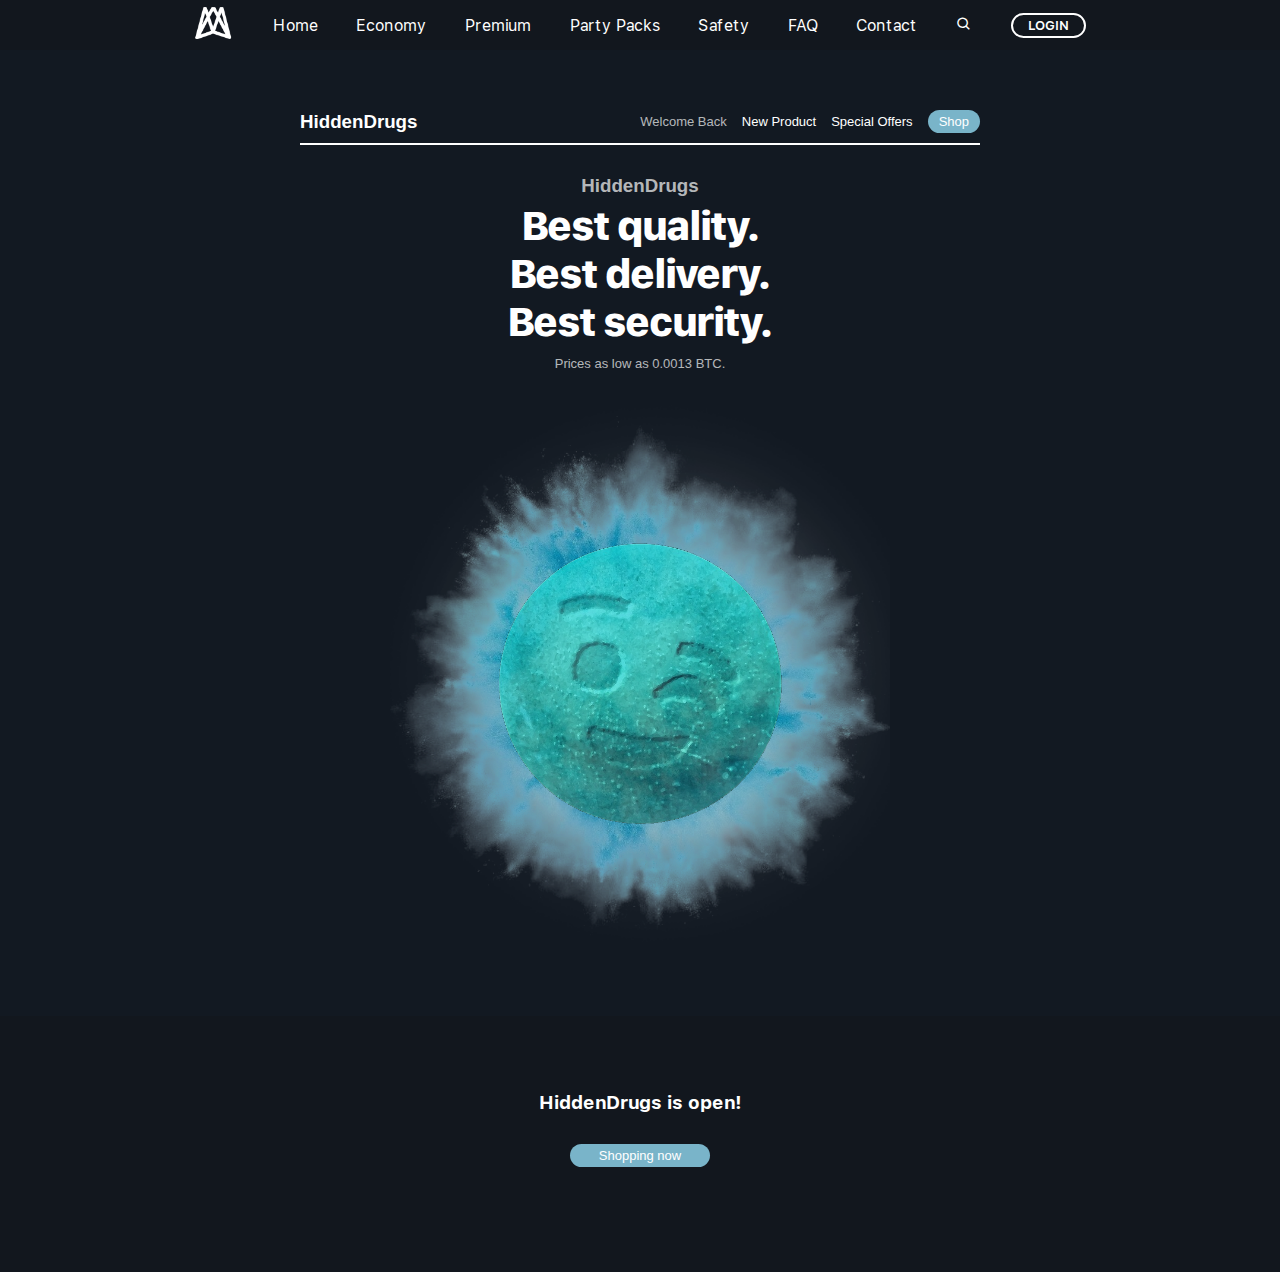
<file: index.html>
<!DOCTYPE html>
<html lang="en">
<head>
    <meta charset="UTF-8">
    <meta name="description" content="HiddenDrugs">
    <meta name="author" content="Kilian Peyron">
    <meta http-equiv="X-UA-Compatible" content="IE=edge">
    <meta name="viewport" content="width=device-width, initial-scale=1.0">
    <title>HiddenDrugs</title>
    <link rel="stylesheet" href="assets/style.css">
    <link rel="stylesheet" href="assets/responsive.css">
    <link href='https://unpkg.com/boxicons@2.0.7/css/boxicons.min.css' rel='stylesheet'>
</head>
<body>
    <div class="myDrugsNav" id="myDrugsNav">
        <a href="index.html"><div class="myDrugsNavLogo"><img src="assets/logo.png" alt="HiddenDrugs"></div></a>
        <a href="index.html" class="myDrugsNavItem">Home</a>
        <a href="economy.html" class="myDrugsNavItem">Economy</a>
        <a href="premium.html" class="myDrugsNavItem">Premium</a>
        <a href="party-packs.html" class="myDrugsNavItem">Party Packs</a>
        <a href="safety.html" class="myDrugsNavItem">Safety</a>
        <a href="faq.html" class="myDrugsNavItem">FAQ</a>
        <a href="contact.html" class="myDrugsNavItem">Contact</a>
        <a href="" class="myDrugsNavItem"><i class='bx bx-search myDrugsNavItem'></i></a>
        <a href="login.html" class="myDrugsLoginBtn myDrugsNavItem">Login</a>
        <a href="javascript:void(0);" class="hambIcon"><i class='bx bx-menu'></i></a>
    </div>
    <div class="MyDrugsRespMenu">
        <ul>
            <a href="index.html" class="myDrugsNavItem">Home</a>
            <a href="economy.html" class="myDrugsNavItem">Economy</a>
            <a href="premium.html" class="myDrugsNavItem">Premium</a>
            <a href="party-packs.html" class="myDrugsNavItem">Party Packs</a>
            <a href="safety.html" class="myDrugsNavItem">Safety</a>
            <a href="faq.html" class="myDrugsNavItem">FAQ</a>
            <a href="contact.html" class="myDrugsNavItem">Contact</a>
            <a href="" class="myDrugsNavItem"><i class='bx bx-search myDrugsNavItem'></i></a>
            <a href="login.html" class="myDrugsLoginBtn myDrugsNavItem">Login</a>
         </ul>
    </div>
    <div class="myDrugsMain">
        <div class="myDrugsTitleBar">
            <h3>HiddenDrugs</h3>
            <span class="myDrugsTBWB">Welcome Back</span>
            <span class="myDrugsTBText">New Product</span>
            <span class="myDrugsTBText">Special Offers</span>
            <a href="shop.html" class="myDrugsTBBtn">Shop</a>
        </div>
        <div class="myDrugsHome">
            <h3>HiddenDrugs</h3>
            <h1 class="myDrugsHomeH1">Best quality.</h1>
            <h1 class="myDrugsHomeH1">Best delivery.</h1>
            <h1 class="myDrugsHomeH1">Best security.</h1>
            <p class="myDrugsHomeP">Prices as low as 0.0013 BTC.</p>
            <div class="imgBg">
                <img class="pre_imgBg" src="assets/img/pre_imgBg.png" alt="">
                <img class="_imgBg" src="assets/img/imgBg.png" alt="">
            </div>
        </div>
    </div>
    <div class="myDrugsNew">
        <h3>HiddenDrugs is open!</h3>
        <a href="shop.html" class="myDrugsTBBtn myDrugsNewBtn">Shopping now</a>
    </div>
    <script>
        const hamburger = document.querySelector(".hambIcon");
        const navMenu = document.querySelector(".MyDrugsRespMenu");
        hamburger.addEventListener("click", respMenu);
        function respMenu() {
          hamburger.classList.toggle("responsive");
          navMenu.classList.toggle("responsive");
        }
    </script>
</body>
</html>
</file>
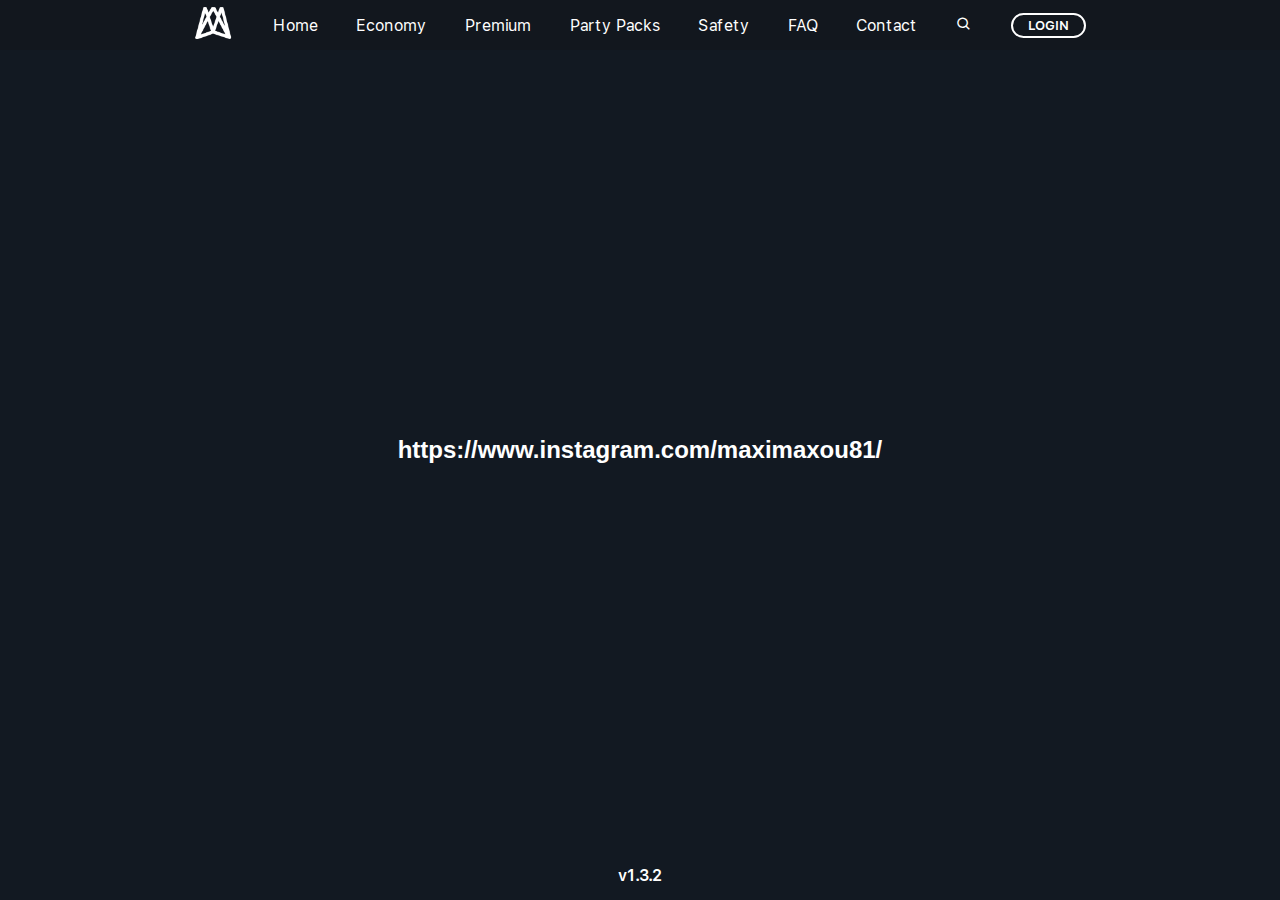
<file: contact.html>
<!DOCTYPE html>
<html lang="en">
<head>
    <meta charset="UTF-8">
    <meta name="description" content="The New myDrugs">
    <meta name="author" content="Kilian Peyron">
    <meta http-equiv="X-UA-Compatible" content="IE=edge">
    <meta name="viewport" content="width=device-width, initial-scale=1.0">
    <title>MyDrugs 2.0</title>
    <link rel="stylesheet" href="assets/style.css">
    <link rel="stylesheet" href="assets/responsive.css">
    <link href='https://unpkg.com/boxicons@2.0.7/css/boxicons.min.css' rel='stylesheet'>
</head>
<body>
    <div class="myDrugsNav" id="myDrugsNav">
        <a href="index.html"><div class="myDrugsNavLogo"><img src="assets/logo.png" alt="MyDrugs"></div></a>
        <a href="index.html" class="myDrugsNavItem">Home</a>
        <a href="economy.html" class="myDrugsNavItem">Economy</a>
        <a href="premium.html" class="myDrugsNavItem">Premium</a>
        <a href="party-packs.html" class="myDrugsNavItem">Party Packs</a>
        <a href="safety.html" class="myDrugsNavItem">Safety</a>
        <a href="faq.html" class="myDrugsNavItem">FAQ</a>
        <a href="contact.html" class="myDrugsNavItem">Contact</a>
        <a href="" class="myDrugsNavItem"><i class='bx bx-search myDrugsNavItem'></i></a>
        <a href="login.html" class="myDrugsLoginBtn myDrugsNavItem">Login</a>
        <a href="javascript:void(0);" class="hambIcon"><i class='bx bx-menu'></i></a>
    </div>
    <div class="MyDrugsRespMenu">
        <ul>
            <a href="index.html" class="myDrugsNavItem">Home</a>
            <a href="economy.html" class="myDrugsNavItem">Economy</a>
            <a href="premium.html" class="myDrugsNavItem">Premium</a>
            <a href="party-packs.html" class="myDrugsNavItem">Party Packs</a>
            <a href="safety.html" class="myDrugsNavItem">Safety</a>
            <a href="faq.html" class="myDrugsNavItem">FAQ</a>
            <a href="contact.html" class="myDrugsNavItem">Contact</a>
            <a href="" class="myDrugsNavItem"><i class='bx bx-search myDrugsNavItem'></i></a>
            <a href="login.html" class="myDrugsLoginBtn myDrugsNavItem">Login</a>
         </ul>
    </div>
    <div class="myDrugsMain">
        <h1 class="myDrugsMainInDev">https://www.instagram.com/maximaxou81/</h1>
        <p class="myDrugsVersion">v1.3.2</p>
    </div>
    <script>
        const hamburger = document.querySelector(".hambIcon");
        const navMenu = document.querySelector(".MyDrugsRespMenu");
        hamburger.addEventListener("click", respMenu);
        function respMenu() {
          hamburger.classList.toggle("responsive");
          navMenu.classList.toggle("responsive");
        }
    </script>
</body>
</html>
</file>
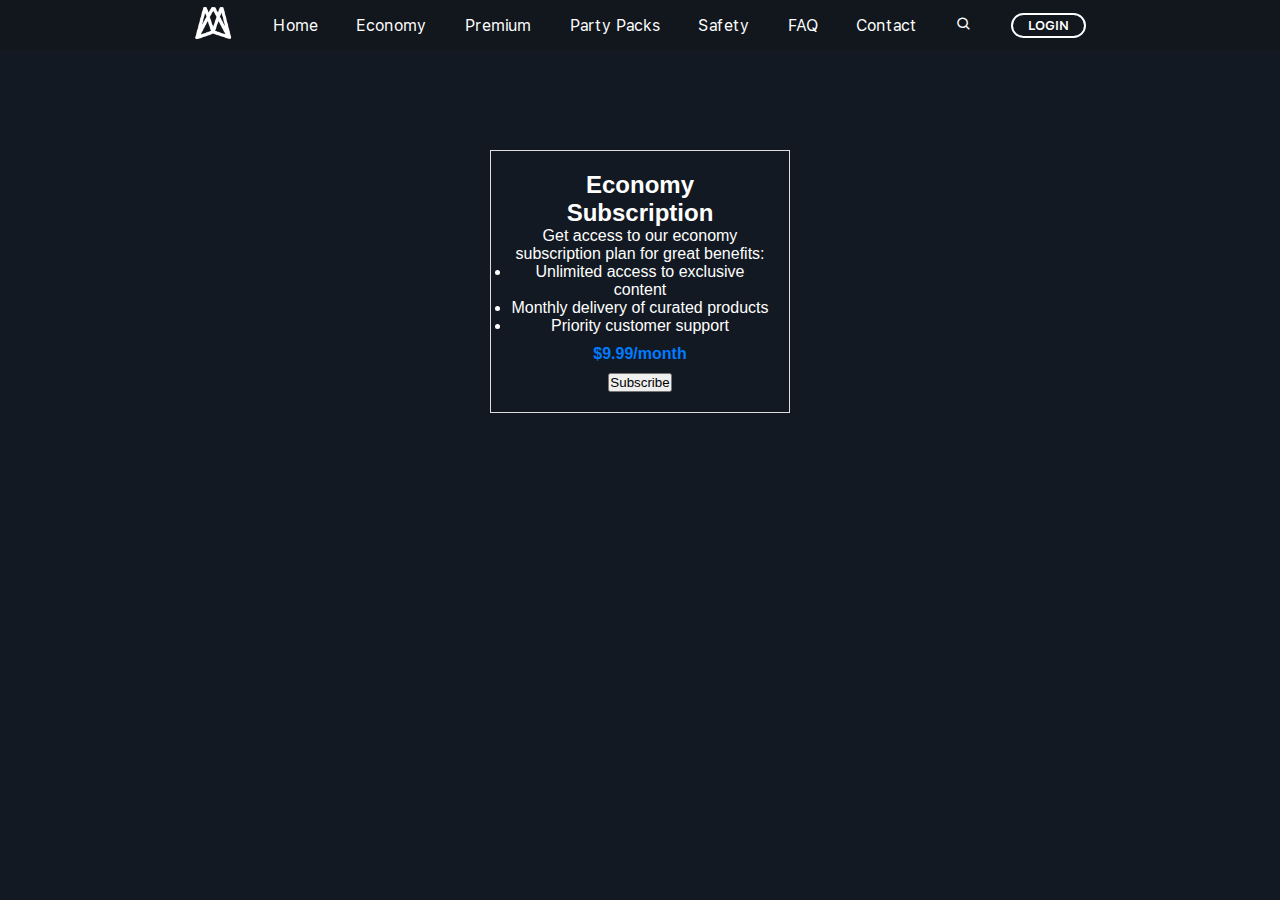
<file: economy.html>
<!DOCTYPE html>
<html lang="en">
<head>
    <meta charset="UTF-8">
    <meta name="description" content="The New myDrugs">
    <meta name="author" content="Kilian Peyron">
    <meta http-equiv="X-UA-Compatible" content="IE=edge">
    <meta name="viewport" content="width=device-width, initial-scale=1.0">
    <title>MyDrugs 2.0</title>
    <link rel="stylesheet" href="assets/style.css">
    <link rel="stylesheet" href="assets/responsive.css">
    <link href='https://unpkg.com/boxicons@2.0.7/css/boxicons.min.css' rel='stylesheet'>
</head>
<body>
<div class="myDrugsNav" id="myDrugsNav">
        <a href="index.html"><div class="myDrugsNavLogo"><img src="assets/logo.png" alt="MyDrugs"></div></a>
        <a href="index.html" class="myDrugsNavItem">Home</a>
        <a href="economy.html" class="myDrugsNavItem">Economy</a>
        <a href="premium.html" class="myDrugsNavItem">Premium</a>
        <a href="party-packs.html" class="myDrugsNavItem">Party Packs</a>
        <a href="safety.html" class="myDrugsNavItem">Safety</a>
        <a href="faq.html" class="myDrugsNavItem">FAQ</a>
        <a href="contact.html" class="myDrugsNavItem">Contact</a>
        <a href="" class="myDrugsNavItem"><i class='bx bx-search myDrugsNavItem'></i></a>
        <a href="login.html" class="myDrugsLoginBtn myDrugsNavItem">Login</a>
        <a href="javascript:void(0);" class="hambIcon"><i class='bx bx-menu'></i></a>
    </div>
    <div class="MyDrugsRespMenu">
        <ul>
            <a href="index.html" class="myDrugsNavItem">Home</a>
            <a href="economy.html" class="myDrugsNavItem">Economy</a>
            <a href="premium.html" class="myDrugsNavItem">Premium</a>
            <a href="party-packs.html" class="myDrugsNavItem">Party Packs</a>
            <a href="safety.html" class="myDrugsNavItem">Safety</a>
            <a href="faq.html" class="myDrugsNavItem">FAQ</a>
            <a href="contact.html" class="myDrugsNavItem">Contact</a>
            <a href="" class="myDrugsNavItem"><i class='bx bx-search myDrugsNavItem'></i></a>
            <a href="login.html" class="myDrugsLoginBtn myDrugsNavItem">Login</a>
         </ul>
    </div>
    <div class="myDrugsMain">
        <main>
            <!-- Product Section -->
            <div class="product">
                <h2>Economy Subscription</h2>
                <p>Get access to our economy subscription plan for great benefits:</p>
                <ul>
                    <li>Unlimited access to exclusive content</li>
                    <li>Monthly delivery of curated products</li>
                    <li>Priority customer support</li>
                </ul>
                <p class="price">$9.99/month</p>
                <button class="subscribe-button">Subscribe</button>
            </div>
        </main>
    </div>
    <script>
        const hamburger = document.querySelector(".hambIcon");
        const navMenu = document.querySelector(".MyDrugsRespMenu");
        hamburger.addEventListener("click", respMenu);
        function respMenu() {
          hamburger.classList.toggle("responsive");
          navMenu.classList.toggle("responsive");
        }
    </script>
</body>
</html>
</file>
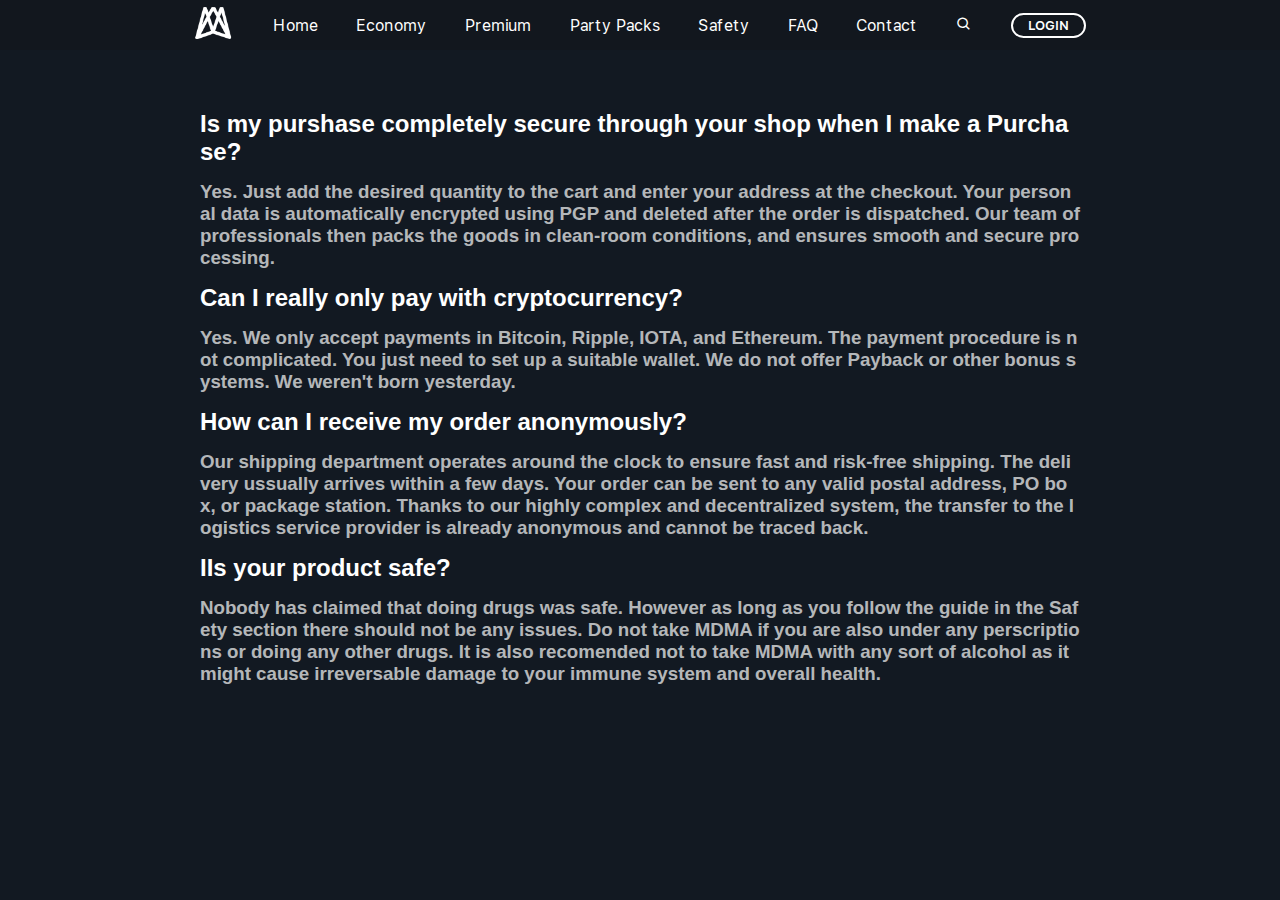
<file: faq.html>
<!DOCTYPE html>
<html lang="en">
<head>
    <meta charset="UTF-8">
    <meta name="description" content="The New myDrugs">
    <meta name="author" content="Kilian Peyron">
    <meta http-equiv="X-UA-Compatible" content="IE=edge">
    <meta name="viewport" content="width=device-width, initial-scale=1.0">
    <title>MyDrugs 2.0</title>
    <link rel="stylesheet" href="assets/style.css">
    <link rel="stylesheet" href="assets/responsive.css">
    <link href='https://unpkg.com/boxicons@2.0.7/css/boxicons.min.css' rel='stylesheet'>
</head>
<body>
<div class="myDrugsNav" id="myDrugsNav">
        <a href="index.html"><div class="myDrugsNavLogo"><img src="assets/logo.png" alt="MyDrugs"></div></a>
        <a href="index.html" class="myDrugsNavItem">Home</a>
        <a href="economy.html" class="myDrugsNavItem">Economy</a>
        <a href="premium.html" class="myDrugsNavItem">Premium</a>
        <a href="party-packs.html" class="myDrugsNavItem">Party Packs</a>
        <a href="safety.html" class="myDrugsNavItem">Safety</a>
        <a href="faq.html" class="myDrugsNavItem">FAQ</a>
        <a href="contact.html" class="myDrugsNavItem">Contact</a>
        <a href="" class="myDrugsNavItem"><i class='bx bx-search myDrugsNavItem'></i></a>
        <a href="login.html" class="myDrugsLoginBtn myDrugsNavItem">Login</a>
        <a href="javascript:void(0);" class="hambIcon"><i class='bx bx-menu'></i></a>
    </div>
    <div class="MyDrugsRespMenu">
        <ul>
            <a href="index.html" class="myDrugsNavItem">Home</a>
            <a href="economy.html" class="myDrugsNavItem">Economy</a>
            <a href="premium.html" class="myDrugsNavItem">Premium</a>
            <a href="party-packs.html" class="myDrugsNavItem">Party Packs</a>
            <a href="safety.html" class="myDrugsNavItem">Safety</a>
            <a href="faq.html" class="myDrugsNavItem">FAQ</a>
            <a href="contact.html" class="myDrugsNavItem">Contact</a>
            <a href="" class="myDrugsNavItem"><i class='bx bx-search myDrugsNavItem'></i></a>
            <a href="login.html" class="myDrugsLoginBtn myDrugsNavItem">Login</a>
         </ul>
    </div>
    <div class="myDrugsFaq">
        <h1 class="myDrugsFaqQuestion">Is my purshase completely secure through your shop when I make a Purchase?</h1>
        <h3 class="myDrugsFaqResponse">
            Yes. Just add the desired quantity to the cart and enter your address at the checkout. Your personal data is automatically encrypted using PGP and deleted after the order is dispatched. Our team of professionals then packs the goods in clean-room conditions, and ensures smooth and secure processing.
        </h3>
        <h1 class="myDrugsFaqQuestion">Can I really only pay with cryptocurrency?</h1>
        <h3 class="myDrugsFaqResponse">
            Yes. We only accept payments in Bitcoin, Ripple, IOTA, and Ethereum. The payment procedure is not complicated. You just need to set up a suitable wallet. We do not offer Payback or other bonus systems. We weren't born yesterday.
        </h3>
        <h1 class="myDrugsFaqQuestion">How can I receive my order anonymously?</h1>
        <h3 class="myDrugsFaqResponse">
            Our shipping department operates around the clock to ensure fast and risk-free shipping. The delivery ussually arrives within a few days. Your order can be sent to any valid postal address, PO box, or package station. Thanks to our highly complex and decentralized system, the transfer to the logistics service provider is already anonymous and cannot be traced back.
        </h3>
        <h1 class="myDrugsFaqQuestion">IIs your product safe?</h1>
        <h3 class="myDrugsFaqResponse">
            Nobody has claimed that doing drugs was safe. However as long as you follow the guide in the Safety section there should not be any issues. Do not take MDMA if you are also under any perscriptions or doing any other drugs. It is also recomended not to take MDMA with any sort of alcohol as it might cause irreversable damage to your immune system and overall health.
        </h3>
    </div>
    <script>
        const hamburger = document.querySelector(".hambIcon");
        const navMenu = document.querySelector(".MyDrugsRespMenu");
        hamburger.addEventListener("click", respMenu);
        function respMenu() {
          hamburger.classList.toggle("responsive");
          navMenu.classList.toggle("responsive");
        }
    </script>
</body>
</html>
</file>
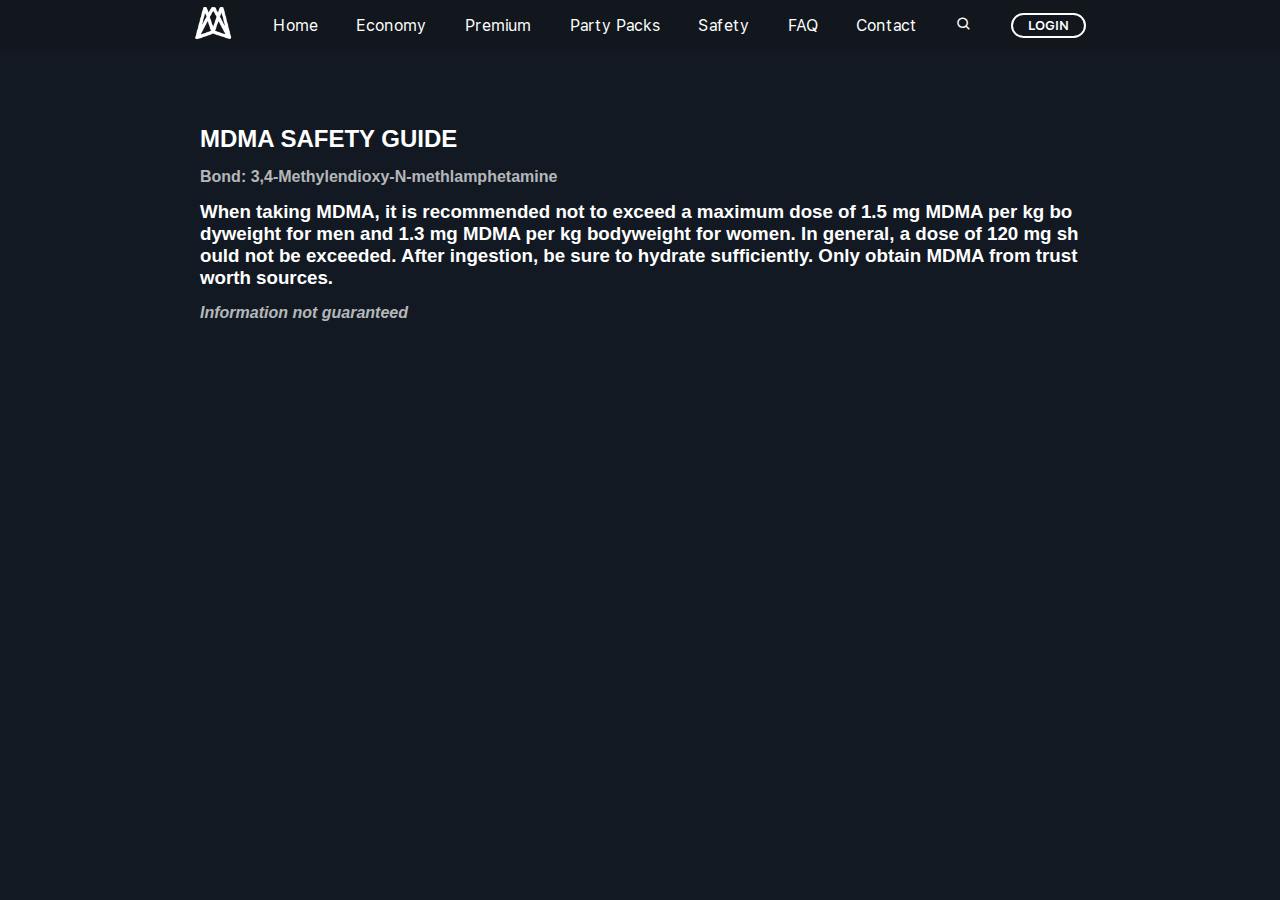
<file: safety.html>
<!DOCTYPE html>
<html lang="en">
<head>
    <meta charset="UTF-8">
    <meta name="description" content="The New myDrugs">
    <meta name="author" content="Kilian Peyron">
    <meta http-equiv="X-UA-Compatible" content="IE=edge">
    <meta name="viewport" content="width=device-width, initial-scale=1.0">
    <title>MyDrugs 2.0</title>
    <link rel="stylesheet" href="assets/style.css">
    <link rel="stylesheet" href="assets/responsive.css">
    <link href='https://unpkg.com/boxicons@2.0.7/css/boxicons.min.css' rel='stylesheet'>
</head>
<body>
<div class="myDrugsNav" id="myDrugsNav">
        <a href="index.html"><div class="myDrugsNavLogo"><img src="assets/logo.png" alt="MyDrugs"></div></a>
        <a href="index.html" class="myDrugsNavItem">Home</a>
        <a href="economy.html" class="myDrugsNavItem">Economy</a>
        <a href="premium.html" class="myDrugsNavItem">Premium</a>
        <a href="party-packs.html" class="myDrugsNavItem">Party Packs</a>
        <a href="safety.html" class="myDrugsNavItem">Safety</a>
        <a href="faq.html" class="myDrugsNavItem">FAQ</a>
        <a href="contact.html" class="myDrugsNavItem">Contact</a>
        <a href="" class="myDrugsNavItem"><i class='bx bx-search myDrugsNavItem'></i></a>
        <a href="login.html" class="myDrugsLoginBtn myDrugsNavItem">Login</a>
        <a href="javascript:void(0);" class="hambIcon"><i class='bx bx-menu'></i></a>
    </div>
    <div class="MyDrugsRespMenu">
        <ul>
            <a href="index.html" class="myDrugsNavItem">Home</a>
            <a href="economy.html" class="myDrugsNavItem">Economy</a>
            <a href="premium.html" class="myDrugsNavItem">Premium</a>
            <a href="party-packs.html" class="myDrugsNavItem">Party Packs</a>
            <a href="safety.html" class="myDrugsNavItem">Safety</a>
            <a href="faq.html" class="myDrugsNavItem">FAQ</a>
            <a href="contact.html" class="myDrugsNavItem">Contact</a>
            <a href="" class="myDrugsNavItem"><i class='bx bx-search myDrugsNavItem'></i></a>
            <a href="login.html" class="myDrugsLoginBtn myDrugsNavItem">Login</a>
         </ul>
    </div>
    <div class="myDrugsSafety">
        <h1 class="myDrugsSafety1">MDMA SAFETY GUIDE</h1>
        <h4 class="myDrugsSafety2">Bond: 3,4-Methylendioxy-N-methlamphetamine</h4>
        <h3 class="myDrugsSafety3">When taking MDMA, it is recommended not to exceed a maximum dose of 1.5 mg MDMA per kg bodyweight for men and 1.3 mg MDMA per kg bodyweight for women. In general, a dose of 120 mg should not be exceeded. After ingestion, be sure to hydrate sufficiently. Only obtain MDMA from trustworth sources.</h3>
        <h4 class="myDrugsSafety4">Information not guaranteed</h4>
    </div>
    <script>
        const hamburger = document.querySelector(".hambIcon");
        const navMenu = document.querySelector(".MyDrugsRespMenu");
        hamburger.addEventListener("click", respMenu);
        function respMenu() {
          hamburger.classList.toggle("responsive");
          navMenu.classList.toggle("responsive");
        }
    </script>
</body>
</html>
</file>
<file: assets/style.css>
@font-face {
    font-family: "SFPro-Regular";
    src: url("fonts/SFProRegular.ttf") format("truetype");
}
@font-face {
    font-family: "SFPro-Semibold";
    src: url("fonts/SFProSemibold.ttf") format("truetype");
}
@font-face {
    font-family: "SFPro-Ultralight";
    src: url("fonts/SFProUltralight.ttf") format("truetype");
}
@font-face {
    font-family: "SFPro-Light";
    src: url("fonts/SFProLight.ttf") format("truetype");
}
@font-face {
    font-family: "SFPro-Bold";
    src: url("fonts/SFProBold.ttf") format("truetype");
}
@font-face {
    font-family: "SFPro-Heavy";
    src: url("fonts/SFProHeavy.ttf") format("truetype");
}
@font-face {
    font-family: "Gotham-Bold";
    src: url("fonts/GothamRounded-Bold.otf") format("truetype");
}

* {
    margin: 0;
    padding: 0;
    box-sizing: border-box;
}

body {
    background: #121922;
    font-family: "SFPro-Regular";
    color: white;
}

.myDrugsNav {
    font-family: "SFPro-Regular";
    background: #12171E;
    width: 100%;
    height: 50px;
    display: flex;
    align-items: center;
    justify-content: space-around;
    padding-left: 175px;
    padding-right: 175px;
}

.myDrugsNavItem {
    cursor: pointer;
}

.myDrugsNav a  {
    color: white;
    text-decoration: none;
}

.bx-search {
    color: white;
    text-decoration: none;
}

.bx-menu {
    font-size: 25px;
    color: white;
    text-decoration: none;
}

.myDrugsNavLogo img {
    width: 40px;
    height: 32px;
}

.myDrugsNav .myDrugsLoginBtn {
    font-family: "SFPro-Semibold";
    padding: 3px 15px;
    border: 2px solid white;
    outline: none;
    border-radius: 30px;
    color: white;
    text-decoration: none;
    text-transform: uppercase;
    font-size: 13px;
}

.myDrugsMain {
    display: block;
    margin-left: 300px;
    margin-right: 300px;
    margin-top: 60px;
}

.myDrugsTitleBar {
    padding-bottom: 10px;
    border-bottom: 2px solid white;
    display: flex;
    align-items: center;
}

.myDrugsTBWB {
    color: rgba(255, 255, 255, .7);
    margin-left: auto;
    margin-right: 15px;
    font-size: 13px;
}

.myDrugsTBText {
    margin-right: 15px;
    font-size: 13px;
    cursor: pointer;
}

.myDrugsTBBtn {
    padding: 4px 11px;
    background: #79B4C9;
    border-radius: 30px;
    color: white;
    text-decoration: none;
    font-size: 13px;
}

.myDrugsHome {
    text-align: center;
    margin: 30px auto;
}

.myDrugsHome h3 {
    color: rgba(255, 255, 255, .7);
    padding-bottom: 5px;
}

.myDrugsHomeH1 {
    font-family: "SFPro-Heavy";
    font-size: 40px;
    letter-spacing: -2px;
}

.myDrugsHomeP {
    margin-top: 10px;
    color: rgba(255, 255, 255, .7);
    font-size: 13px;
}

.myDrugsHome img {
    margin-top: 15px;
    width: 500px;
}

.myDrugsMainInDev {
    position: absolute;
    top: 50%;
    left: 50%;
    transform: translate(-50%, -50%);
    text-align: center;
}

.imgBg {
    position: relative;
    width: 500px;
    margin: -20px auto 0 auto;
}

.pre_imgBg {
    opacity: .8;
}

._imgBg {
    position: absolute;
    top: 50%;
    left: 50%;
    transform: translate(-50%, -50%);
    width: 300px !important;
    height: 300px;
    opacity: .7;
}


.myDrugsNew {
    background: #12171E;
    padding-top: 75px;
    padding-bottom: 75px;
}

.myDrugsNew h3 {
    text-align: center;
    font-family: "SFPro-Bold";
}

.myDrugsNewBtn {
    text-align: center;
    margin: 30px auto;
    display: block;
    width: 140px;
}

/* FAQ */
.myDrugsFaq {
    display: block;
    margin-left: 200px;
    margin-right: 200px;
    margin-top: 60px;
}

.myDrugsFaqQuestion {
    word-break: break-all;
}

.myDrugsFaqResponse {
    padding-top: 15px;
    padding-bottom: 15px;
    color: rgba(255, 255, 255, .7);
    word-break: break-all;
}

/* SAFETY */
.myDrugsSafety {
    display: block;
    margin-left: 200px;
    margin-right: 200px;
    margin-top: 60px;
}

.myDrugsSafety1 {
    padding-top: 15px;
    padding-bottom: 15px;
    color: white;
    word-break: break-all;
}

.myDrugsSafety2 {
    padding-bottom: 15px;
    color: rgba(255, 255, 255, .7);
    word-break: break-all;
}

.myDrugsSafety3 {
    padding-bottom: 15px;
    color: white;
    word-break: break-all;
}

.myDrugsSafety4 {
    padding-bottom: 15px;
    color: rgba(255, 255, 255, .7);
    font-style: italic;
    word-break: break-all;
}

/* SHOP */
.myDrugsShop {
    display: block;
    margin-left: 30px;
    margin-right: 30px;
    margin-top: 60px;
}

.myDrugsShopTitle {
    text-align: center;
    color: rgba(255, 255, 255, .7);
    font-size: 20px;
    padding-top: 20px;
    padding-bottom: 80px;
}

.myDrugsShopRow {
    display: flex;
    align-items: center;
    justify-content: center;
    flex-wrap: wrap;
}

.myDrugsShopItem {
    border: 1px solid white;
    border-radius: 10px;
    height: 420px;
    width: 300px;
    margin-right: 15px;
    margin-bottom: 30px;
}

.myDrugsShopItem .mDSIImg {
    display: block;
    margin: 25px auto 15px auto;
    width: 100px;
}

.mDSIName {
    font-family: "SFPro-Semibold";
    text-align: center;
}

.mDSIStock {
    font-family: "SFPro-Semibold";
    margin-left: 50px;
    color: #06a94d;
    padding-top: 30px;
    padding-bottom: 10px;
}

.mDSIQuantity {
    display: flex;
    align-items: center;
    justify-content: center;
}

.mDSIQuantityNb {
    display: flex;
    align-items: center; 
    justify-content: center;
    width: 50px;
    height: 50px;
    border: 1px solid white;
    border-radius: 50%;
    cursor: pointer;
    background: transparent;
    color: white;
}

.mDSIQuantityNb span {
    font-family: "Gotham-Bold";
    font-size: 35px;
}

.mDSIQuantity_NB {
    margin: 20px 30px 20px 30px;
    font-family: "SFPro-Bold";
    font-size: 35px;
}

.mDSIATCBtn {
    background: transparent;
    border: 1px solid white;
    color: white;
    text-decoration: none;
    border-radius: 30px;
    padding: 5px 15px;
    width: 200px;
    margin: 20px auto 10px auto;
    display: block;
    text-align: center;
}

.mDSICBtn {
    background: #5096AE;
    color: white;
    text-decoration: none;
    border-radius: 30px;
    padding: 5px 15px;
    width: 200px;
    margin: auto;
    display: block;
    text-align: center;
    border: 0;
}

a {
    text-decoration: none;
}

.ShoppingCart {
    color: rgba(255, 255, 255, .7);
    text-decoration: none;
}

.cart {
    position: fixed;
    background-color: rgba(255, 255, 255, 0.20);
    top: 0;
    right: 0;
    bottom: 0;
    left: 0;
    z-index: 999;
    visibility: hidden;
    opacity: 0;
    pointer-events: none;
    transition: all 0.3s;
}

.cart:target {
    visibility: visible;
    opacity: 1;
    pointer-events: auto;
}

.cart > div {
    width: 330px;
    position: absolute;
    top: 50%;
    left: 50%;
    transform: translate(-50%, -50%);
    padding: 2em;
    background: #1E2329;
}

.cart header {
    font-weight: bold;
}

.cart h1 {
    font-size: 150%;
    margin: 0 0 15px;
}
  
.modal-close {
    color: #aaa;
    line-height: 50px;
    font-size: 80%;
    position: absolute;
    right: 0;
    text-align: center;
    top: 0;
    width: 70px;
    text-decoration: none;
}

.cBtn {
    margin-top: 20px;
}

.myDrugsVersion {
    position: absolute;
    bottom: 15px;
    left: 50%;
    transform: translateX(-50%);
    font-family: "SFPRO-SemiBold";
}

.product {
    width: 300px;
    border: 1px solid #ddd;
    padding: 20px;
    text-align: center;
    margin: 20px;
  }
  
  .product img {
    max-width: 100%;
    height: auto;
  }
  
  .price {
    font-weight: bold;
    color: #007bff;
    margin: 10px 0;
  }
  
  .add-to-cart {
    background-color: #007bff;
    color: #fff;
    border: none;
    padding: 10px 20px;
    cursor: pointer;
  }
  
  .add-to-cart:hover {
    background-color: #0056b3;
  }

  body {
    font-family: Arial, sans-serif;
    margin: 0;
    padding: 0;
  }
  
  header {
    background-color: #007bff;
    color: #fff;
    text-align: center;
    padding: 20px 0;
  }
  
  h1 {
    margin: 0;
    font-size: 24px;
  }
  
  #cart {
    position: absolute;
    top: 20px;
    right: 20px;
    cursor: pointer;
  }
  
  #cart-count {
    background-color: red;
    color: white;
    border-radius: 50%;
    padding: 4px 8px;
    font-size: 12px;
    position: absolute;
    top: -10px;
    right: -10px;
  }
  
  main {
    display: flex;
    justify-content: space-around;
    flex-wrap: wrap;
    padding: 20px;
  }
</file>
<file: assets/responsive.css>
.hambIcon {
    display: none;
}

@media screen and (max-width: 1060px) {
    .myDrugsNavItem {
        display: none;
    }
    .myDrugsNav {
        padding-left: 0;
        padding-right: 0;
    }
    .myDrugsNavLogo {
        margin-right: 200px;
    }
    .hambIcon {
        display: block;
    }
    .myDrugsTitleBar {
        display: none;
    }
    .imgBg {
        width: 200px;
    }
    .pre_imgBg {
        width: 200px !important;
    }
    ._imgBg {
        width: 75px !important;
        height: 75px !important;
    }
    .myDrugsHomeH1 {
        font-size: 30px;
    }
    .myDrugsMain {
        margin-left: 200px;
        margin-right: 200px;
    }
    .myDrugsFaq {
        margin-right: 75px;
        margin-left: 75px;
    }
    .myDrugsFaqQuestion {
        font-size: 22px;
    }
    .myDrugsFaqResponse {
        font-size: 17px;
    }
    .myDrugsSafety {
        margin-right: 75px;
        margin-left: 75px;
    }
}
@media screen and (max-width: 580px) {
    .myDrugsMain {
        margin-left: 100px;
        margin-right: 100px;
    }
    .myDrugsFaq {
        margin-right: 10px;
        margin-left: 10px;
    }
    .myDrugsFaqQuestion {
        font-size: 18px;
    }
    .myDrugsFaqResponse {
        font-size: 14px;
    }
    .myDrugsSafety {
        margin-right: 10px;
        margin-left: 10px;
    }
}
.responsive {display: block !important;}
.MyDrugsRespMenu {
    display: none;
    width: 100%;
    position: absolute;
    top: 15%;
    left: 50%;
    transform: translate(-50%, -15%);
    padding: 2em;
    background: #12171E;
    border: 1px solid white;
    z-index: 999;
}
ul .myDrugsNavItem {
    color: white;
    text-decoration: none;
    display: block;
    padding-bottom: 15px;
    text-align: center;
}
ul .myDrugsLoginBtn {
    font-family: "SFPro-Semibold";
    padding: 3px 15px;
    border: 2px solid white;
    outline: none;
    border-radius: 30px;
    color: white;
    text-decoration: none;
    text-transform: uppercase;
    font-size: 13px;
    width: 70px;
    margin: auto;
}
</file>
